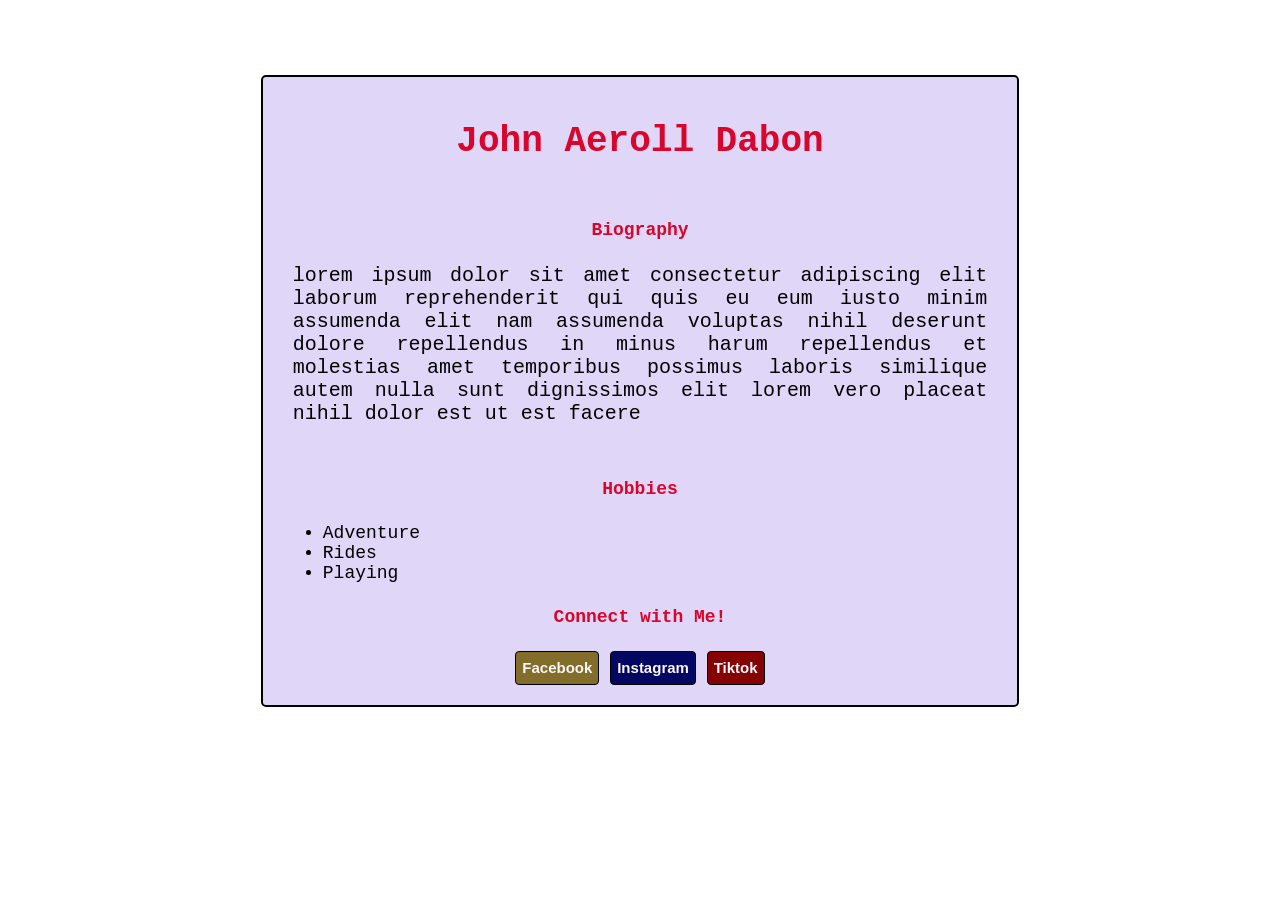
<file: 1/index.html>
<!DOCTYPE html>
<html lang="en">

<head>
    <meta charset="UTF-8">
    <meta name="viewport" content="width=device-width, initial-scale=1.0">
    <title>Exercise 1</title>
    <link rel="stylesheet" href="assets/style.css">
</head>

<body>
    <header></header>
    <main>
        <div class="container">
            <h1 class="text-center">John Aeroll Dabon</h1>

            <div class="box">
                <h4 class="text-center">Biography</h4>
                <p class="bio">lorem ipsum dolor sit amet consectetur adipiscing elit laborum reprehenderit qui
                    quis eu eum iusto
                    minim assumenda elit nam assumenda voluptas nihil deserunt dolore repellendus in minus harum
                    repellendus et molestias amet temporibus possimus laboris similique autem nulla sunt dignissimos
                    elit lorem vero placeat nihil dolor est ut est facere</p>
            </div>

            <div>
                <h4 class="text-center">Hobbies</h4>
                <ul>
                    <li>Adventure</li>
                    <li>Rides</li>
                    <li>Playing</li>
                </ul>
            </div>
            <div class="text-center">
                 <h4 class="text-center">Connect with Me!</h4>
                <button 
                    type="button" 
                    class="btn btn-facebook">
                    Facebook
                </button>
                <button 
                    type="button" 
                    class="btn btn-instagram">
                    Instagram
                </button>
                <button 
                    type="button" 
                    class="btn btn-tiktok">
                    Tiktok
                </button>
            </div>
        </div>
    </main>
    <footer></footer>

</body>

</html>
</file>
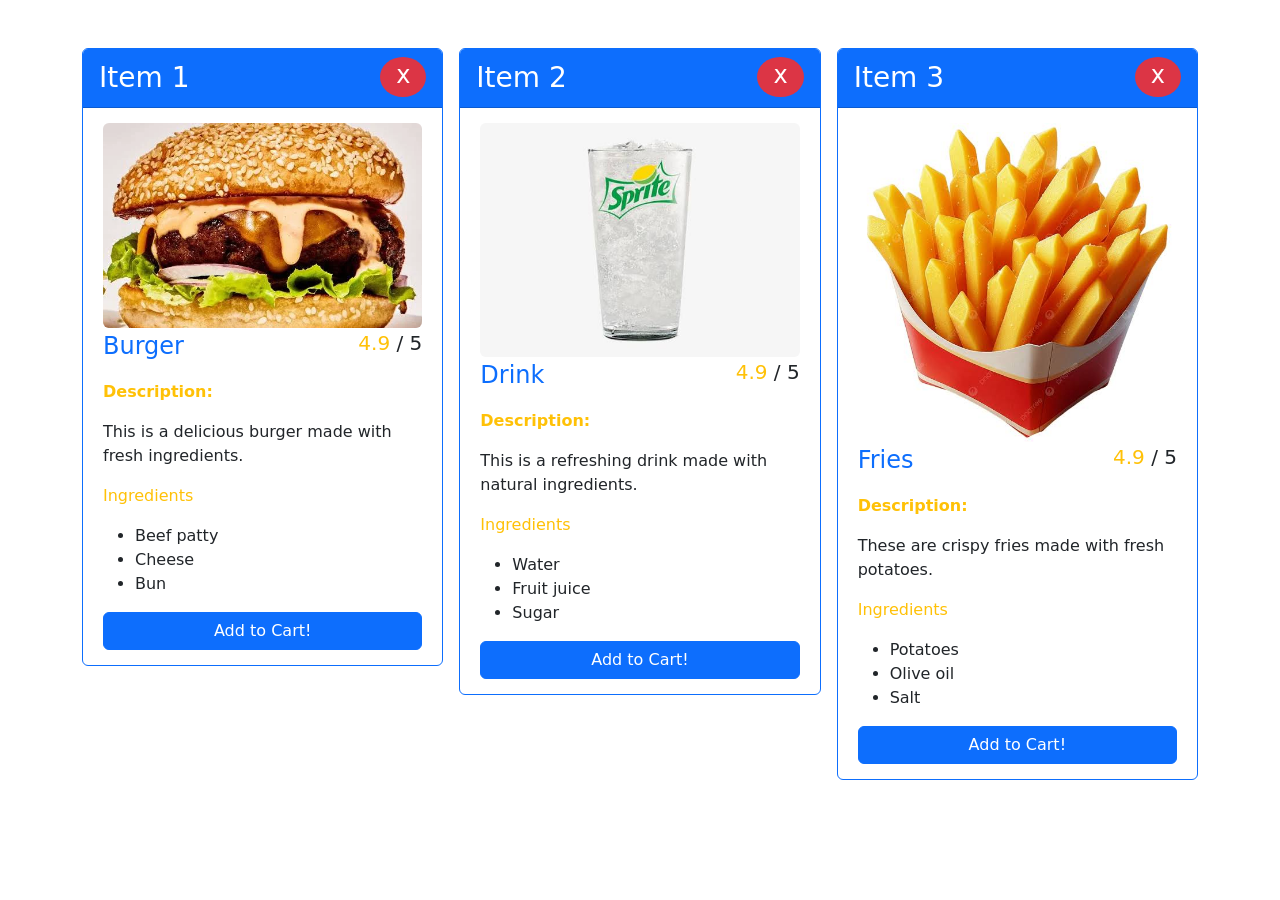
<file: 3/index.html>
<!DOCTYPE html>
<html lang="en">
<head>
    <meta charset="UTF-8">
    <meta name="viewport" content="width=device-width, initial-scale=1.0">
    <title>Exercise 3</title>
    <link rel="stylesheet" href="https://cdnjs.cloudflare.com/ajax/libs/bootstrap/5.3.8/css/bootstrap.min.css">
    <link rel="stylesheet" href="assets/style.css">
</head>
<body>
    <main class="container py-5">
        <div class="row g-3">
            <div class="col-lg-4 col-sm-12">
                <div class="card border-primary">  
                    <div class="card-header fs-3 bg-primary text-white"> 
                        Item 1
                        <span class="fs-4 float-end rounded-circle bg-danger px-3 pb-1">x</span>
                    </div>
                    <div class="card-body">
                      <div>
                        <img src="assets/burger.png" alt="Burger" 
                       class="img-fluid 
                       menu-item mx-auto d-block 
                       menu-item-bg rounded">
                      </div> 
                       <div class="details">
                        <p class="fs-4">
                            <span class="text-primary">Burger</span>
                            <span class="fs-5 float-end text-warning">4.9
                            <span class="text-dark">/ 5</span>
                        </span>
                        </p>
                       </div>
                       <div class="description">
                        <p class="fs-6">
                        <span class="text-warning fw-bold">Description:</span>
                            <br>
                            <span class="mt-3 d-block">
                                This is a delicious burger made with fresh ingredients.
                            </span>
                        </p>
                        <p class="text-warning">Ingredients</p>
                            <ul>
                                <li>Beef patty</li>
                                <li>Cheese</li>
                                <li>Bun</li>
                            </ul>
                       </div>
                       <div class="btn-container">
                        <button class="btn btn-primary w-100">Add to Cart!</button>
                       </div>
                    </div>

                </div>
            </div>
            <div class="col-lg-4 col-sm-12">
                <div class="card border-primary">  
                    <div class="card-header fs-3 bg-primary text-white"> 
                        Item 2
                        <span class="fs-4 float-end rounded-circle bg-danger px-3 pb-1">x</span>
                    </div>
                    <div class="card-body">
                      <div>
                        <img src="assets/drinks.png" alt="Drink" 
                       class="img-fluid 
                       menu-item mx-auto d-block 
                       menu-item-bg rounded">
                      </div> 
                       <div class="details">
                        <p class="fs-4">
                            <span class="text-primary">Drink</span>
                            <span class="fs-5 float-end text-warning">4.9
                            <span class="text-dark">/ 5</span>
                        </span>
                        </p>
                       </div>
                       <div class="description">
                        <p class="fs-6">
                        <span class="text-warning fw-bold">Description:</span>
                            <br>
                            <span class="mt-3 d-block">
                                This is a refreshing drink made with natural ingredients.
                            </span>
                        </p>
                        <p class="text-warning">Ingredients</p>
                            <ul>
                                <li>Water</li>
                                <li>Fruit juice</li>
                                <li>Sugar</li>
                            </ul>
                       </div>
                       <div class="btn-container">
                        <button class="btn btn-primary w-100">Add to Cart!</button>
                       </div>
                    </div>

                </div>
            </div>
            <div class="col-lg-4 col-sm-12">
                <div class="card border-primary">  
                    <div class="card-header fs-3 bg-primary text-white"> 
                        Item 3
                        <span class="fs-4 float-end rounded-circle bg-danger px-3 pb-1">x</span>
                    </div>
                    <div class="card-body">
                      <div>
                        <img src="assets/fries.png" alt="Fries" 
                       class="img-fluid 
                       menu-item mx-auto d-block 
                       menu-item-bg rounded">
                      </div> 
                       <div class="details">
                        <p class="fs-4">
                            <span class="text-primary">Fries</span>
                            <span class="fs-5 float-end text-warning">4.9
                            <span class="text-dark">/ 5</span>
                        </span>
                        </p>
                       </div>
                       <div class="description">
                        <p class="fs-6">
                        <span class="text-warning fw-bold">Description:</span>
                            <br>
                            <span class="mt-3 d-block">
                                These are crispy fries made with fresh potatoes.
                            </span>
                        </p>
                        <p class="text-warning">Ingredients</p>
                            <ul>
                                <li>Potatoes</li>
                                <li>Olive oil</li>
                                <li>Salt</li>
                            </ul>
                       </div>
                       <div class="btn-container">
                        <button class="btn btn-primary w-100">Add to Cart!</button>
                       </div>
                    </div>

                </div>
            </div>
       
        </div>
    </main>
    <script src="https://cdnjs.cloudflare.com/ajax/libs/bootstrap/5.3.8/js/bootstrap.bundle.min.js">
    </script>
</body>
</html>
</file>
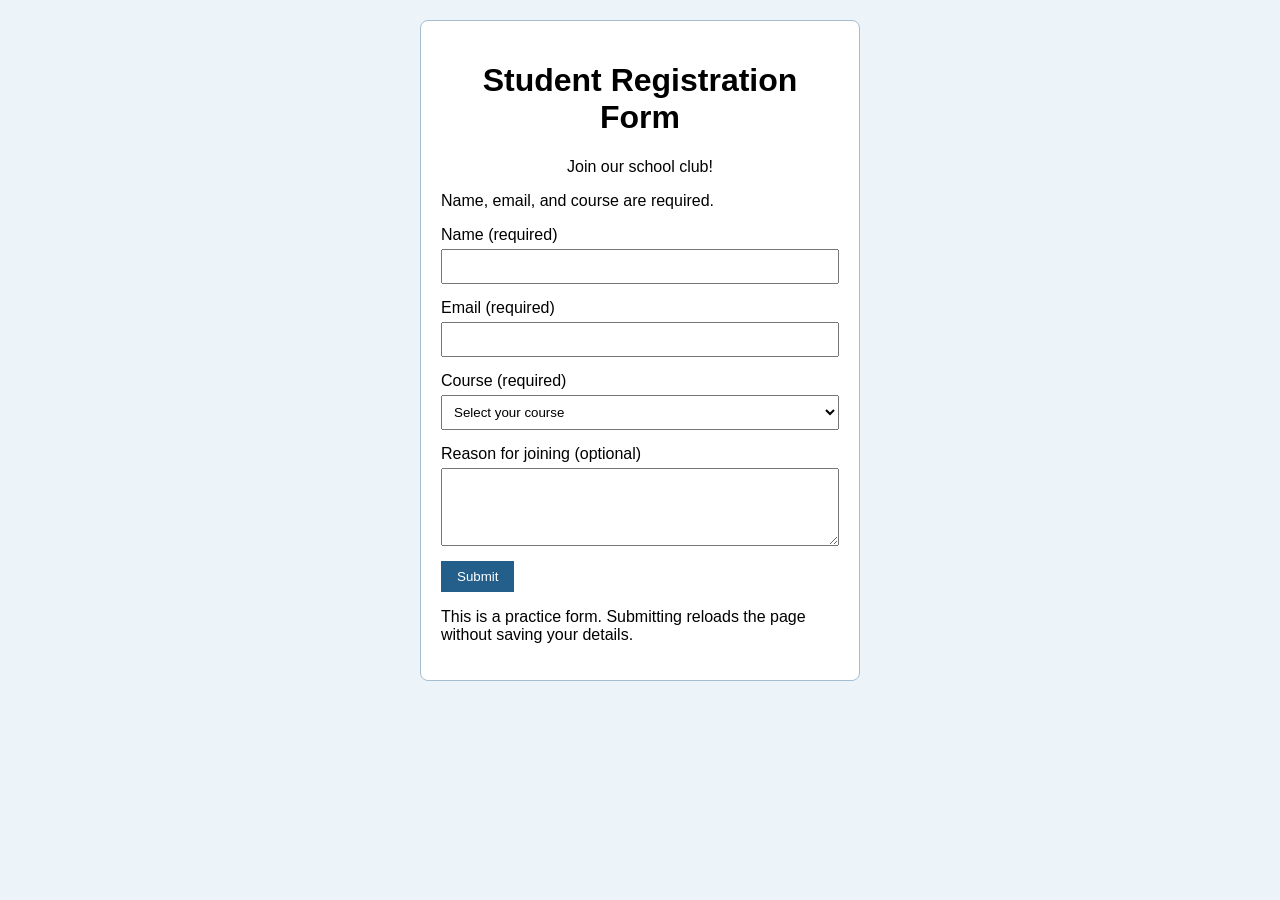
<file: 4/index.html>
<!DOCTYPE html>
<html lang="en">
<head>
    <meta charset="UTF-8">
    <meta name="viewport" content="width=device-width, initial-scale=1.0">
    <title>Exercise 4</title>
    <link rel="stylesheet" href="assets/style.css">
</head>
<body>
    <main class="container">
        <div class="card">
            <div class="card-header text-center">
                <h1>Student Registration Form</h1>
                <p>Join our school club!</p>
            </div>

            <div class="card-body">
                <p>Name, email, and course are required.</p>

                <form action="index.html">
                    <div>
                        <label for="name">Name (required)</label>
                        <input type="text" id="name" required>
                    </div>

                    <div>
                        <label for="email">Email (required)</label>
                        <input type="email" id="email" required>
                    </div>

                    <div>
                        <label for="course">Course (required)</label>
                        <select id="course" required>
                            <option value="">Select your course</option>
                            <option value="bsit">BSIT</option>
                            <option value="bscs">BSCS</option>
                            <option value="bsis">BSIS</option>
                            <option value="other">Other</option>
                        </select>
                    </div>

                    <div>
                        <label for="reason">Reason for joining (optional)</label>
                        <textarea id="reason" rows="4"></textarea>
                    </div>

                    <button type="submit" class="btn">Submit</button>
                </form>

                <p>This is a practice form. Submitting reloads the page without saving your details.</p>
            </div>
        </div>
    </main>
</body>
</html>
</file>
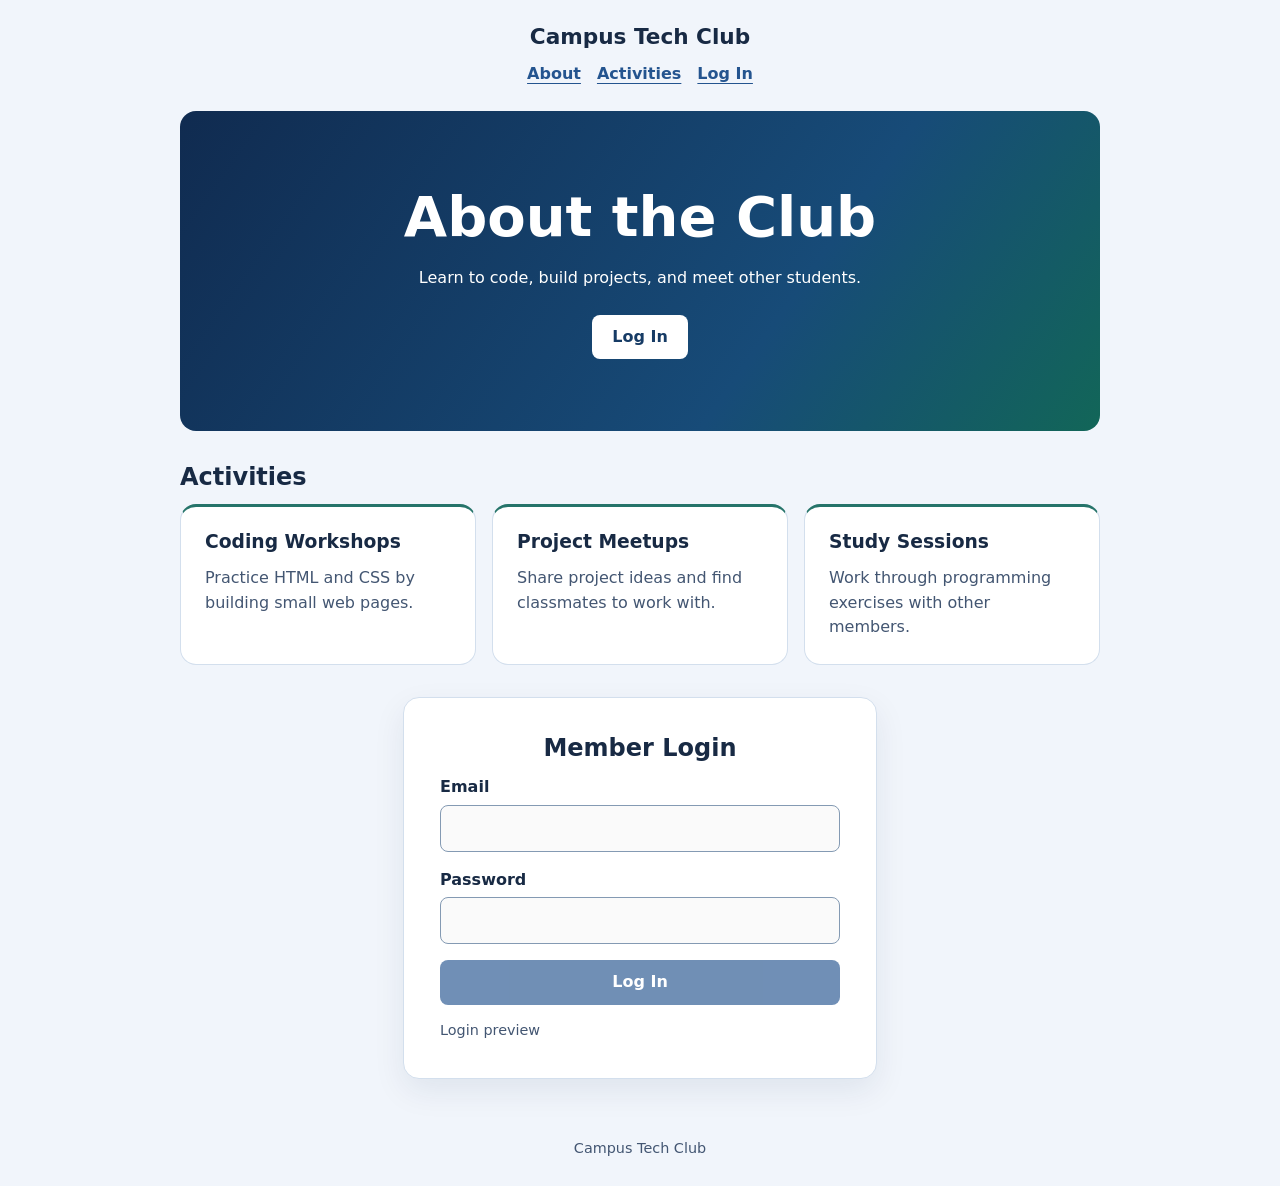
<file: 5/index.html>
<!DOCTYPE html>
<html lang="en">
<head>
    <meta charset="UTF-8">
    <meta name="viewport" content="width=device-width, initial-scale=1.0">
    <title>Exercise 5 | Campus Tech Club</title>
    <link rel="stylesheet" href="assets/style.css">
</head>
<body>
    <header class="container text-center">
        <h1>Campus Tech Club</h1>
        <nav aria-label="Main navigation">
            <a href="#about">About</a>
            <a href="#activities">Activities</a>
            <a href="#login">Log In</a>
        </nav>
    </header>

    <main class="container">
        <section id="about" class="card text-center">
            <h2>About the Club</h2>
            <p>Learn to code, build projects, and meet other students.</p>
            <a class="btn" href="#login">Log In</a>
        </section>

        <section id="activities">
            <h2>Activities</h2>
            <div class="row">
                <article class="card">
                    <h3>Coding Workshops</h3>
                    <p>Practice HTML and CSS by building small web pages.</p>
                </article>
                <article class="card">
                    <h3>Project Meetups</h3>
                    <p>Share project ideas and find classmates to work with.</p>
                </article>
                <article class="card">
                    <h3>Study Sessions</h3>
                    <p>Work through programming exercises with other members.</p>
                </article>
            </div>
        </section>

        <section id="login" class="card">
            <div class="card-header text-center">
                <h2>Member Login</h2>
            </div>

            <div class="card-body">
                <div class="login-fields">
                    <div>
                        <label for="email">Email</label>
                        <input type="email" id="email" disabled>
                    </div>

                    <div>
                        <label for="password">Password</label>
                        <input type="password" id="password" disabled>
                    </div>

                    <button type="button" class="btn" disabled>Log In</button>
                </div>

                <p class="form-note">Login preview</p>
            </div>
        </section>
    </main>
    <footer class="text-center">
        <p>Campus Tech Club</p>
    </footer>
</body>
</html>
</file>
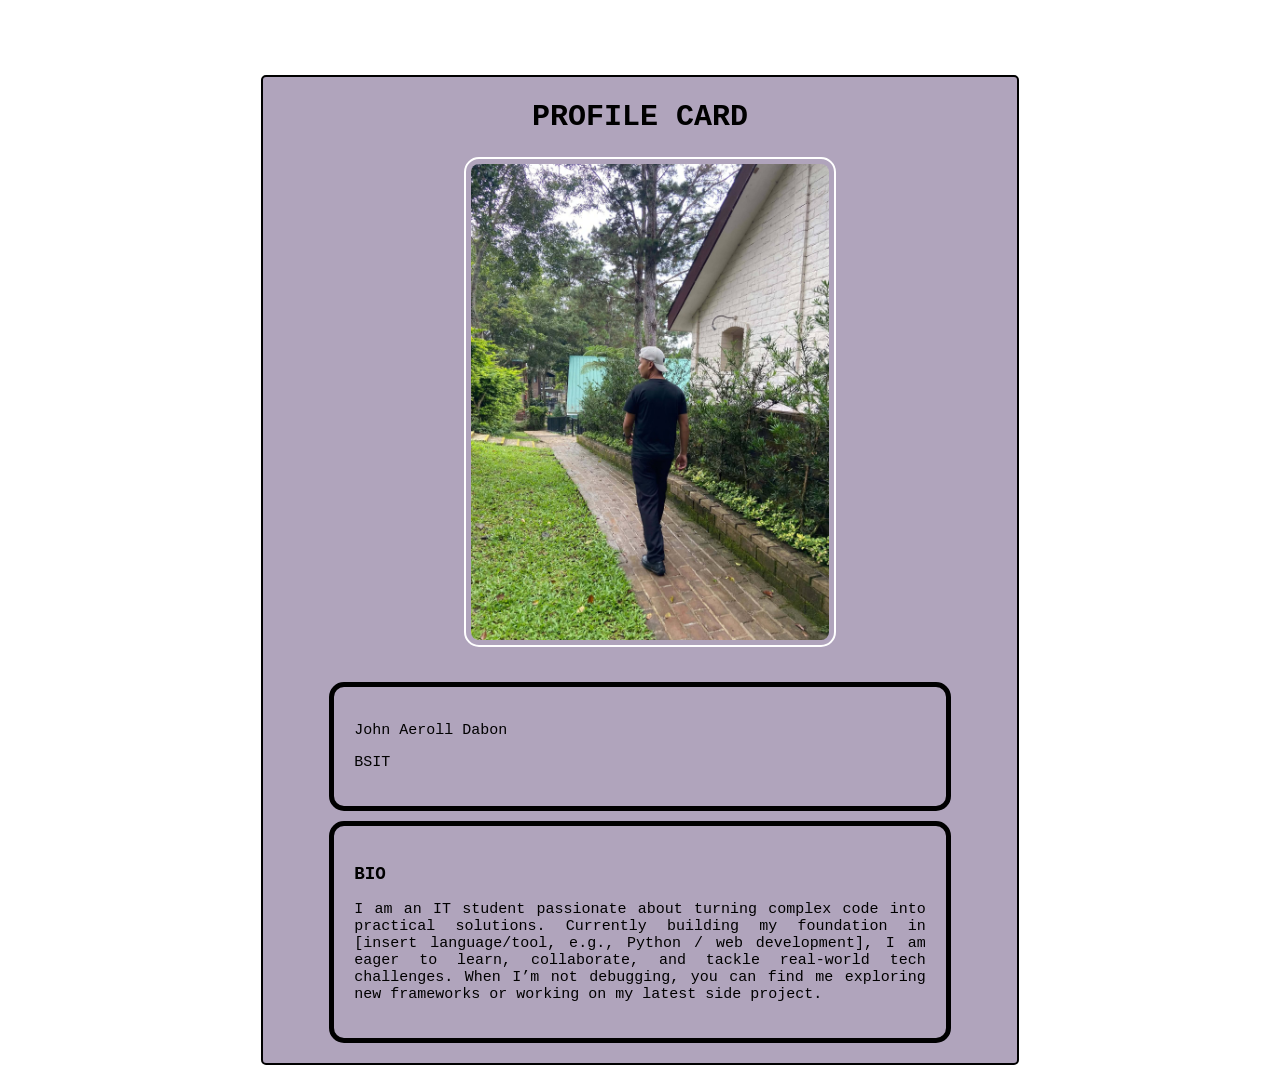
<file: 2/index .html>
<!DOCTYPE html>
<html lang="en">
<head>
    <meta charset="UTF-8">
    <meta name="viewport" content="width=device-width, initial-scale=1.0">
    <title>Exercise 2</title>
    <link rel="stylesheet" href="assets/style.css">
</head>
<body>
    <main>
    <div class="container">
        <h3 class="text-center title">Profile Card</h3>
        <div class="text-center">
            <img src="assets/photo.jpg" alt="picture" class="img">
            
        </div>
        <div class="box"> 
            <p>John Aeroll Dabon</p>
            <P>BSIT</P>
        </div>
        <div class="box"> 
            <h3>BIO</h3>
            <p class="text-justify">I am an IT student passionate about turning complex code into practical solutions. Currently building my foundation in [insert language/tool, e.g., Python / web development], I am eager to learn, collaborate, and tackle real-world tech challenges. When I’m not debugging, you can find me exploring new frameworks or working on my latest side project.</p>
            
            
        </div>
    </div>

    
    
    </main>
</body>
</html>
</file>
<file: 1/assets/style.css>
body {
    color: black;
    font-family: 'Courier New', Courier, monospace;
    font-size: 18px;
}

.container {
    margin: auto;
    margin-left: 20%;
    margin-right: 20%;
    margin-top: 75px;
    border: 2px solid black;
    padding: 20px;
    border-radius: 5px;
    background-color: rgb(223, 214, 248);
}

.text-center {
    text-align: center !important;
    color: rgb(216, 6, 45);
}

.text{
    text-transform: capitalize;
}

.bio {
    text-align: justify;
    font-size: 20px;
}

.box {
    padding: 10px;
   
}
a{
    text-decoration: none;
}
.btn{
    line-height: 2;
    font-size: 15px;
    border: 1px solid black;
    border-radius: 4px;
    font-weight: bold;
    
}

.btn-facebook { 
    background-color: rgb(131, 109, 43);
    color: rgb(250, 247, 247);
}

.btn-facebook:hover{
    background-color: rgb(36, 74, 198);
    color: rgb(235, 239, 243);
}

.btn-instagram {
    background-color: rgb(3, 7, 98);
    color: rgb(250, 248, 248);
}
.btn-instagram:hover{
    background-color: rgb(213, 213, 213);
    color: rgb(235, 239, 243);
}

.btn-tiktok{
    background-color: rgb(133, 3, 3);
    color: aliceblue;
}
.btn-tiktok:hover{
    background-color: rgb(20, 20, 20);
    color: rgb(235, 239, 243);
}
</file>
<file: 3/assets/style.css>
/* 1. Card Border and Shape */
.custom-card {
    border: 2px solid #1a56db !important; 
    border-radius: 4px;
    overflow: hidden; 
}

/* 2. Header Styling */
.card-header .title {
    font-size: 1.25rem;
    font-weight: 500;
}

.close-btn {
    background-color: #dc3545; 
    color: white;
    border: none;
    border-radius: 50%; 
    width: 24px;
    height: 24px;
    font-size: 16px;
    display: flex;
    justify-content: center;
    align-items: center;
    cursor: pointer;
    font-weight: bold;
    line-height: 1;
    padding: 0;
}

.close-btn:hover {
    background-color: #c82333;
}

.custom-card-img {
    width: 100%;
    height: 220px;
    object-fit: cover;
    object-position: center; 
}

.card-body {
    padding: 15px 20px; 
}

.card-text {
    font-weight: 500;
    color: #333;
}

.rating {
    color: #666;
    font-size: 0.95rem;
}
</file>
<file: 4/assets/style.css>
body {
    font-family: Arial, sans-serif;
    background-color: #edf4f9;
    margin: 20px;
}

.container {
    max-width: 440px;
    margin: auto;
}

.card {
    padding: 20px;
    background-color: white;
    border: 1px solid #a6bdd0;
    border-radius: 8px;
}

.text-center {
    text-align: center;
}

input, select, textarea {
    display: block;
    width: 100%;
    box-sizing: border-box;
    padding: 8px;
    margin: 5px 0 15px;
}

.btn {
    background-color: #245f8b;
    color: white;
    padding: 8px 16px;
    border: none;
}
</file>
<file: 5/assets/style.css>
﻿body {
    margin: 0;
    font: 1rem/1.55 system-ui, sans-serif;
    color: #182a44;
    background: #f1f5fb;
}

.container {
    width: min(920px, calc(100% - 32px));
    margin: auto;
}

.text-center {
    text-align: center;
}

header {
    padding: 24px 0;
}

h1, h2, h3 {
    line-height: 1.2;
    margin: 0 0 12px;
}

h1 {
    font-size: 1.35rem;
}

nav, .row {
    display: flex;
    flex-wrap: wrap;
    gap: 16px;
}

nav {
    justify-content: center;
}

nav a {
    color: #24548f;
    font-weight: 600;
    text-underline-offset: 4px;
}

section {
    margin-bottom: 32px;
}

.card {
    padding: 24px;
    background: white;
    border: 1px solid #d3dfed;
    border-radius: 16px;
}

#about {
    padding: clamp(32px, 8vw, 72px) 20px;
    color: white;
    background: linear-gradient(125deg, #102b50, #174b78 65%, #126658);
    border: 0;
}

#about h2 {
    font-size: clamp(2rem, 6vw, 3.5rem);
}

#about .btn {
    margin-top: 8px;
    color: #163b65;
    background: white;
}

.row .card {
    flex: 1 1 200px;
    border-top: 3px solid #26746a;
}

.row p {
    margin: 0;
    color: #435672;
}

#login {
    max-width: 400px;
    margin-inline: auto;
    padding: clamp(20px, 5vw, 36px);
    box-shadow: 0 12px 32px rgb(16 43 80 / 8%);
}

label {
    font-weight: 600;
}

input {
    display: block;
    box-sizing: border-box;
    width: 100%;
    padding: 10px 12px;
    margin: 5px 0 16px;
    border: 1px solid #849ab3;
    border-radius: 8px;
    font: inherit;
}

.btn {
    display: inline-block;
    padding: 10px 20px;
    border: 0;
    border-radius: 8px;
    background: #24548f;
    color: white;
    font: inherit;
    font-weight: 650;
    text-decoration: none;
    cursor: pointer;
}

.login-fields .btn {
    width: 100%;
}

.btn:not(:disabled):hover {
    background: #183c68;
}

.btn:disabled {
    opacity: 0.65;
    cursor: default;
}

#about .btn:hover {
    background: #e8f1fd;
}

:focus-visible {
    outline: 3px solid #24548f;
    outline-offset: 3px;
}

#about .btn:focus-visible {
    outline-color: white;
}

.form-note, footer {
    color: #435672;
    font-size: 0.9rem;
}

.form-note {
    margin-bottom: 0;
}

footer {
    padding: 12px 16px;
}
</file>
<file: 2/assets/style.css>
body {
    color: black;
    font-family: 'Courier New', Courier, monospace;
    font-size: 18px;
}

.container {
    margin: auto;
    margin-left: 20%;
    margin-right: 20%;
    margin-top: 75px;
    border: 2px solid black;
    padding: 20px;
    border-radius: 5px;
    background-color: rgb(176, 164, 188);
}

.title {
    text-transform: uppercase;
    font-size: 30px;
    margin: 3px;
}

.text-center {
    text-align: center !important;
    
}

.text{
    text-transform: capitalize;
}

.bio {
    text-align: justify;
    font-size: 20px;
    
    
}

.box {
    padding: 20px;
   border: 5px solid black;
   border-radius: 15px;
   width: 80%;
   margin: auto;
   font-size: 15px;
   margin-top: 10px;
}

.text-justify{
    text-align: justify;
}

.img{
    margin: 20px 0px 20px 20px;
    height: 50%;
    width: 50%;
    border-radius: 15px;
    border: 2px solid white;
    padding: 5px;
}
</file>
